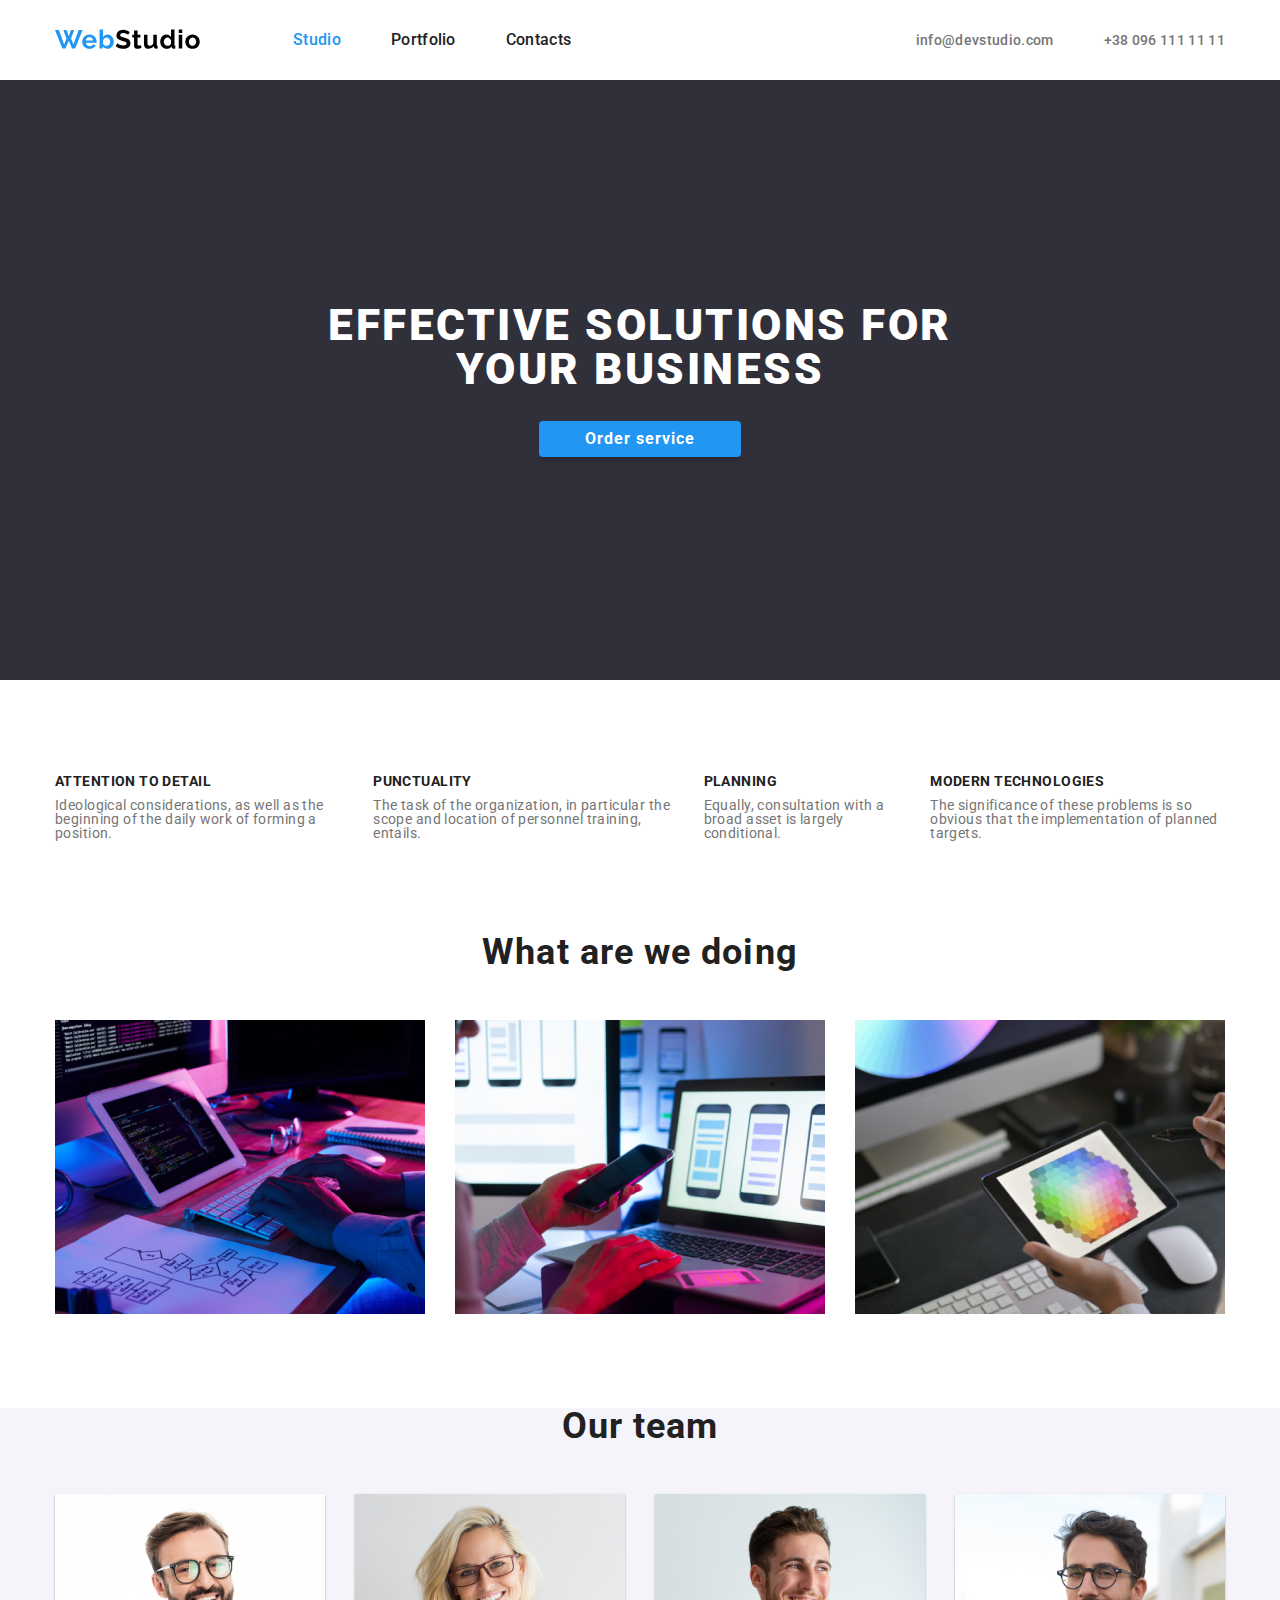
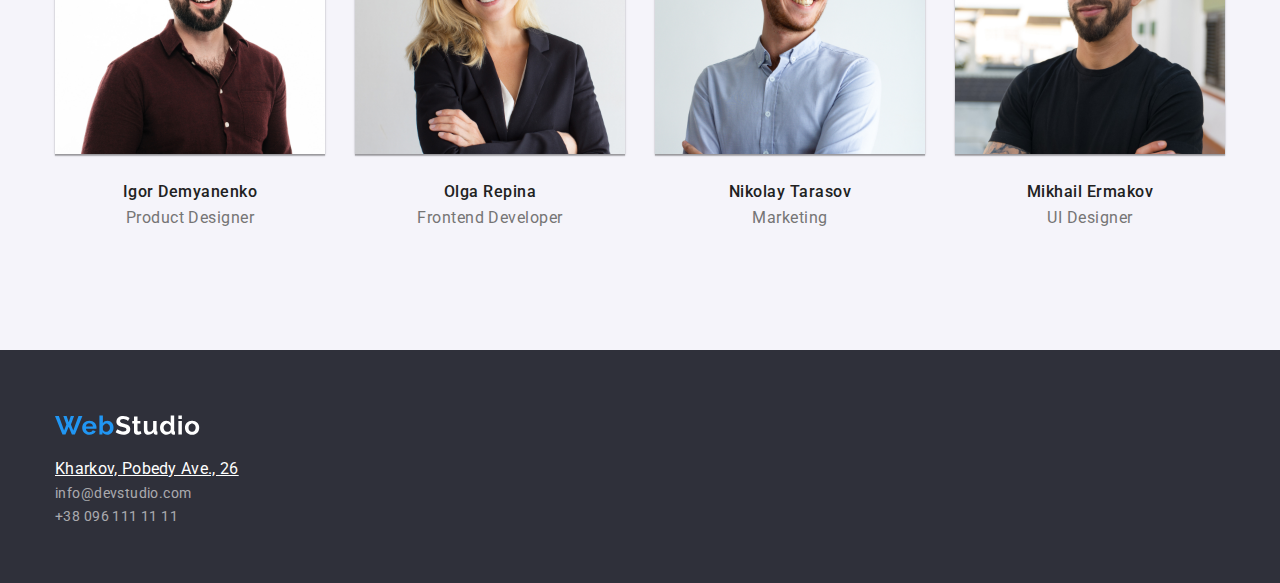
<file: index.html>
<!DOCTYPE html>
<html lang="en">
<head>
    <meta charset="UTF-8">
    <meta name="viewport" content="width=device-width, initial-scale=1.0">
    <link rel="preconnect" href="https://fonts.googleapis.com">
    <link rel="preconnect" href="https://fonts.gstatic.com" crossorigin>
    <link href="https://fonts.googleapis.com/css2?family=Roboto:ital,wght@0,100;0,300;0,400;0,500;0,700;0,900;1,100;1,300&display=swap" rel="stylesheet">
    <title>Web Studio</title>
    <link rel="stylesheet" href="css/style.css">
</head>
<body>
    <header class = "header">
        <div class="container header-container">
            <a class="header-logo" href="index.html">
                <img src="images/Logo.svg" alt="WebStudio" width="145px"; height="31px">
            </a>
                <ul class = "header-menu">
                    <li class = "header-menu-item">
                        <a class="active" href="#">Studio</a>
                    </li>
                    <li class = "header-menu-item">
                        <a href="Portfolio.html">Portfolio</a>
                    </li>
                    <li class = "header-menu-item">
                        <a href="#">Contacts</a>
                    </li>
                </ul>
                <ul class="header-list">
                    <li class="header-list-item">
                        <a href="mailto:info@devstudio.com">info@devstudio.com</a>
                    </li>
                    <li class="header-list-item">
                        <a href="tel:+380961111111">+38 096 111 11 11</a>
                    </li>
                </ul>
            
        </div>
    </header>
    <main>
        <section class="hero">
            <div class="container">
                <div class="hero-box">
                    <h1 class="capture">Effective solutions for your business </h1>
                    <div class="button">
                        <button class="btn">Order service</button>
                    </div>
                </div>
            </section>
        <section class="details">
            <div class="cards">
                <div class="card">
                    <div class="card-title">Attention to detail</div>
                    <div class="card-desc">Ideological considerations, as well as the beginning of the daily work of forming a position.</div>
                </div>
                <div class="card">
                <div class="card-title">Punctuality</div>
                <div class="card-desc">The task of the organization, in particular the scope and location of personnel training, entails.</div>
                </div>
                <div class="card">
                <div class="card-title">Planning</div>
                <div class="card-desc">Equally, consultation with a broad asset is largely conditional.</div>
                </div>
                <div class="card">
                <div class="card-title">Modern technologies</div>
                <div class="card-desc">The significance of these problems is so obvious that the implementation of planned targets.</div>
                </div>
                </div>
            
                </div>
        </section>
        <section class = "work">
            <div class="container">
                <h2 class="work-title subtitle">What are we doing</h2>
                <div class="work-cards">
                    <div class="work-card">
                        <img src="images/img1.jpg" alt="Work-content" width="370px" height="294px">
                    </div>
                    <div class="work-card">
                        <img src="images/box 2.jpg" alt="Work-content" width="370px" height="294px">
                    </div>
                <div class="work-card">
                <img src="images/box 3.jpg" alt="Work-content" width="370px" height="294px">
                </div>
                </div>
            </div>
               
        </section>
        <section class="team">
            <div class="container">
                <h2 class="team-title subtitle">Our team</h2>
                <div class="team-cards">
                    <div class="team-card">
                        <img class="team-card-image" src="images/team1.jpg" alt="Team" width="270px" height="260px">
                        <h3 class="team-card-title">Igor Demyanenko</h3>
                        <p class="team-card-desc">Product Designer</p>
                    </div>
                    <div class="team-card">
                        <img class="team-card-image" src="images/team2.jpg" alt="Team" width="270px" height="260px">
                        <h3 class="team-card-title">Olga Repina</h3>
                        <p class="team-card-desc">Frontend Developer</p>
                    </div>
                    <div class="team-card">
                        <img class="team-card-image" src="images/team3.jpg" alt="Team" width="270px" height="260px">
                        <h3 class="team-card-title">Nikolay Tarasov</h3>
                        <p class="team-card-desc">Marketing</p>
                    </div>
                    <div class="team-card">
                        <img class="team-card-image" src="images/team4.jpg" alt="Team" width="270px" height="260px">
                        <h3 class="team-card-title">Mikhail Ermakov</h3>
                        <p class="team-card-desc">UI Designer</p>
                    </div>
        
                    
                    </div>
                </div>
            </div>
        </section>
          <section class="footer">
            <div class="container">
                <a  class = "footer-logo" href="#">
                    <img src="images/footer.svg" alt="Footer" width="145px" height="31px">
                </a>
                <address class = "footer-address">
                    <a href="#">Kharkov, Pobedy Ave., 26</a>
                    <p>info@devstudio.com</p>
                    <p>+38 096 111 11 11</p>
                </address>
            </div>
          </section>
    </main>
  </body>
</html>
</file>
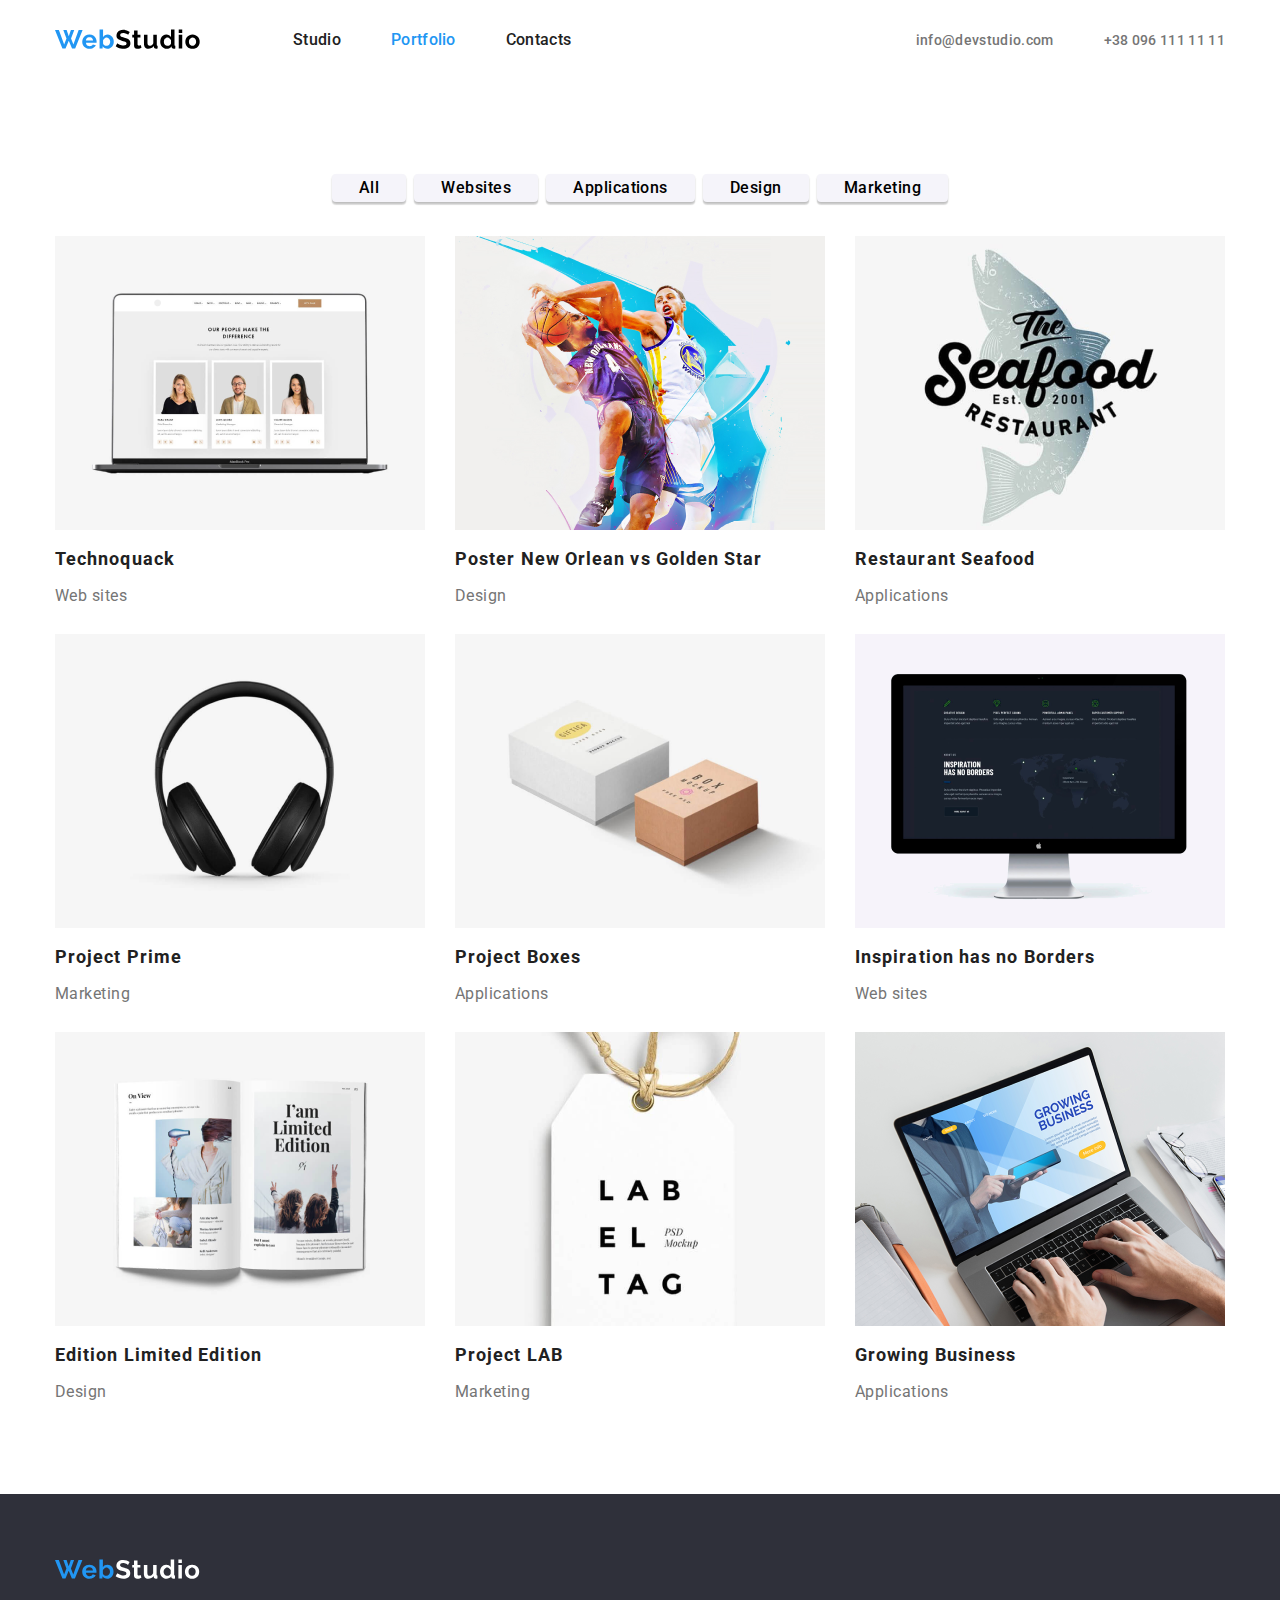
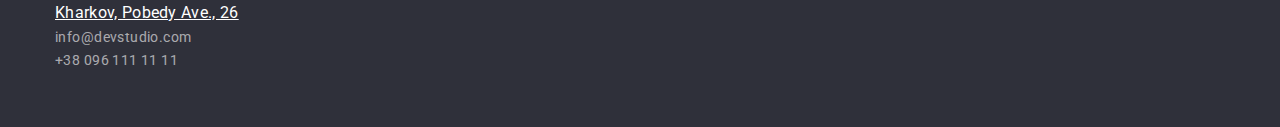
<file: Portfolio.html>
<!DOCTYPE html>
<html lang="en">
<head>
<meta charset="UTF-8">
    <meta name="viewport" content="width=device-width, initial-scale=1.0">
    <link rel="preconnect" href="https://fonts.googleapis.com">
    <link rel="preconnect" href="https://fonts.gstatic.com" crossorigin>
    <link href="https://fonts.googleapis.com/css2?family=Roboto:ital,wght@0,100;0,300;0,400;0,500;0,700;0,900;1,100;1,300&display=swap" rel="stylesheet">
    <title>Web Studio</title>
    <link rel="stylesheet" href="css/style.css">
</head>
<body>
    <header class = "header">
        <div class="container header-container">
            <a class="header-logo" href="#">
                <img src="images/Logo.svg" alt="WebStudio" width="145px"; height="31px">
            </a>
                <ul class = "header-menu">
                    <li class = "header-menu-item">
                        <a href="index.html">Studio</a>
                    </li>
                    <li class = "header-menu-item">
                        <a class="active" href="#">Portfolio</a>
                    </li>
                    <li class = "header-menu-item">
                        <a href="#">Contacts</a>
                    </li>
                </ul>
                <ul class="header-list">
                    <li class="header-list-item">
                        <a href="mailto:info@devstudio.com">info@devstudio.com</a>
                    </li>
                    <li class="header-list-item">
                        <a href="tel:+380961111111">+38 096 111 11 11</a>
                    </li>
                </ul>
            
        </div>
    </header>
<body>
    <section class="main-content">
        <div class="container">
        <div class="portfolio-menu">
            <button class="portfolio-btn active">All</button>
            <button class="portfolio-btn">Websites</button>
            <button class="portfolio-btn">Applications</button>
            <button class="portfolio-btn">Design</button>
            <button class="portfolio-btn">Marketing</button>
        </div>  
        <div class="portfolio-cards">
            <div class="portfolio-card">
                <img class="portfolio-img" src="images/Portfolio1.png" alt="Technoquack" width="370px" height="294px">
                <h2 class="pcard-title">Technoquack</h2>
                <p class="pcard-desc">Web sites</p>
            </div>
            <div class="portfolio-card">
                <img class="portfolio-img" src="images/Portfolio2.png" alt="Poster" width="370px" height="294px">
                <h2 class="pcard-title">Poster New Orlean vs Golden Star</h2>
                <p class="pcard-desc">Design</p>
            </div>
            <div class="portfolio-card">
                <img class="portfolio-img" src="images/Portfolio3.png" alt="Restaurant Seafood" width="370px" height="294px">
                <h2 class="pcard-title">Restaurant Seafood</h2>
                <p class="pcard-desc">Applications</p>
            </div>
            <div class="portfolio-card">
                <img class="portfolio-img" src="images/Portfolio4.png" alt="Project Prime" width="370px" height="294px">
                <h2 class="pcard-title">Project Prime</h2>
                <p class="pcard-desc">Marketing</p>
            </div>
            <div class="portfolio-card">
                <img class="portfolio-img" src="images/Portfolio5.png" alt="Project Boxes" width="370px" height="294px">
                <h2 class="pcard-title">Project Boxes</h2>
                <p class="pcard-desc">Applications</p>
            </div>
            <div class="portfolio-card">
                <img class="portfolio-img" src="images/Portfolio6.png" alt="Inspiration has no Borders" width="370px" height="294px">
                <h2 class="pcard-title">Inspiration has no Borders</h2>
                <p class="pcard-desc">Web sites</p>
            </div>
            <div class="portfolio-card">
                <img class="portfolio-img" src="images/Portfolio7.png" alt="Edition Limited Edition" width="370px" height="294px">
                <h2 class="pcard-title">Edition Limited Edition</h2>
                <p class="pcard-desc">Design</p>
            </div>
            <div class="portfolio-card">
                <img  class="portfolio-img"src="images/Portfolio8.png" alt="Project LAB" width="370px" height="294px">
                <h2 class="pcard-title">Project LAB</h2>
                <p class="pcard-desc">Marketing</p>
            </div>
            <div class="portfolio-card">
                <img class="portfolio-img" class="portfolio-img" src="images/Portfolio9.png" alt="Growing Business" width="370px" height="294px">
                <h2 class="pcard-title">Growing Business</h2>
                <p class="pcard-desc">Applications</p>
            </div>
            </div>          
        </div>
    </section>
    <section class="footer portfolio-foot">
        <div class="container">
            <a  class = "footer-logo" href="#">
                <img src="images/footer.svg" alt="Footer" width="145px" height="31px">
            </a>
            <address class = "footer-address">
                <a href="#">Kharkov, Pobedy Ave., 26</a>
                <p>info@devstudio.com</p>
                <p>+38 096 111 11 11</p>
            </address>
        </div>
      </section>
    
</body>
</html>
</file>
<file: css/style.css>
* {
	box-sizing: border-box;
}

html, body, div, span, applet, object, iframe,
h1, h2, h3, h4, h5, h6, p, blockquote, pre,
a, abbr, acronym, address, big, cite, code,
del, dfn, em, img, ins, kbd, q, s, samp,
small, strike, strong, sub, sup, tt, var,
b, u, i, center,
dl, dt, dd, ol, ul, li,
fieldset, form, label, legend,
table, caption, tbody, tfoot, thead, tr, th, td,
article, aside, canvas, details, embed, 
figure, figcaption, footer, header, hgroup, 
menu, nav, output, ruby, section, summary,
time, mark, audio, video, button {
	margin: 0;
	padding: 0;
	border: 0;
	font-size: 100%;
	font: inherit;
	vertical-align: top;
}
article, aside, details, figcaption, figure, 
footer, header, hgroup, menu, nav, section {
	display: block;
}
body {
	line-height: 1;
}
ol, ul {
	list-style: none;
}
blockquote, q {
	quotes: none;
}
blockquote:before, blockquote:after,
q:before, q:after {
	content: '';
	content: none;
}
table {
	border-collapse: collapse;
	border-spacing: 0;
}

body {
    font-family: "Roboto",sans-serif;
    color: #212121;
    text-decoration: none;
    letter-spacing: 0.32px;
}

.container {
    max-width: 1200px;
    margin: 0 auto;
    padding: 0 15px;
}

/* HEADER */
.header {
    border-bottom: 1 px solid #ECECEC;
    font-size: 14px;
    font-weight: 500;
}
.header-logo {
    padding: 24px 0 25px;
    margin-right: 93px;
}

.header-container{
    display: flex;
    align-items: center;
    
}
.header-menu {
    display: flex;
    gap: 50px;
    margin-right: auto;
    font-size: 16px;
}

.header-menu-item a {
    color: #212121;    
    text-decoration: none;
} 

.header-menu-item a:hover {
    color: #13446d;
}

.header-menu-item a.active {
    color: #2196F3;
}
.header-list {
    display: flex;
    gap: 50px
}
.header-list-item a {
    color: #757575;
    text-decoration: none;
}
.header-list-item a:hover {
    color: #2196F3
}
/* HERO*/
.hero {
    min-height: 600px;
    background-color: #2F303A;
    color:#FFFFFF;
    display: flex;
    align-items: center;
}

.hero .container {
    width: 100%;
}
.hero-box{
    max-width: 696px;
    text-align: center;
    margin: 0 auto;
}

.capture {
    font-size: 44px;
    letter-spacing: 2.5px;
    text-transform: uppercase;
    font-weight: 900;    
    margin-bottom: 30px;
}

.btn {
    padding: 10px 46px;
    background-color:#2196F3;
    border-radius: 4px;
    color:#fff;
    font-size: 16px;
    box-shadow: 0 4px 4px 0 rgba(0, 0, 0, 0.15);
    letter-spacing: 0.96px;
    font-weight: 700;
    cursor: pointer;
    }
/* DETAILS */
.details {
    padding: 94px 0;
}

.cards {
    display: flex;
    flex: 0 0 25%;
    gap:30px;
    max-width: 1170px;
    margin: 0 auto;
}

.card {
font-size: 14px;
letter-spacing: 0.03em;
}

.card-title {
    font-weight: 700;
    text-transform: uppercase;
    color: #212121;
    margin-bottom: 10px;
}

.card-desc {
font-weight: 400;
font-size: 14px;
color: #757575;
}
/* WORK */

.work {
    padding: 0 0 94px;
}

.subtitle {
    margin-bottom: 50px;
    font-weight: 700;
    font-size: 36px;
    letter-spacing: 0.03em;
    text-align: center;
    color: #212121;
}
.work-cards {
    display: flex;
    gap: 30px;
    }

.work-card {
    flex: 1 1 30%;
    height: 294px;
}

.work-card img {
    width: 100%;
    height: 100%;
    object-fit: cover;
}
/* TEAM */

.team {
    padding: 0 0 94px;
    background: #f5f4fa;
}
.team-title {
    margin-bottom: 50px;
}

.team-cards {
display: flex;
gap: 30px;
}

.team-card {
    flex: 1 1 20%;
    padding: 0 0 30px;
}

.team-card-image{
    width: 100%;
    height: 260px;
    object-fit: cover;
    box-shadow: 0 2px 1px 0 rgba(0, 0, 0, 0.2), 0 1px 1px 0 rgba(0, 0, 0, 0.14), 0 1px 3px 0 rgba(0, 0, 0, 0.12);
    background: #fff;
    margin-bottom: 30px;

}
.team-card-title {
font-weight: 500;
font-size: 16px;
letter-spacing: 0.03em;
text-align: center;
color: #212121;
margin: 0 0 10px;
}

.team-card-desc {
font-weight: 400;
font-size: 16px;
letter-spacing: 0.03em;
text-align: center;
color: #757575;
}
/* FOOTER */

.footer {
    padding: 60px 0;
    background: #2f303a;
  }

.footer-logo {
    display: inline-block;
    margin-bottom: 20px;
}

.footer-address{
    display: flex;
    flex-direction: column;
    align-items: flex-start;
    gap:9px
}

.footer-address a {
  color:#fff
}

.footer-address a:hover {
    color:#a395c9
  }

.footer-address p {
font-weight: 400;
font-size: 14px;
text-decoration: none;
letter-spacing: 0.03em;
color: rgba(255, 255, 255, 0.6);
}


/* PORTFOLIO */

.portfolio-menu{
    margin-top: 94px;
    display: flex;
    gap:8px;
    justify-content: center;
    margin-bottom: 34px;

}
.portfolio-btn {
    padding: 6px 27px;
    font-family: "Roboto" sans-serif;
    font-weight: 500;
    font-size: 16px;
    letter-spacing: 0.03em;
    text-align: center;
    color: #000000;
    border-radius: 4px;
    box-shadow: 0 2px 2px 0 rgba(0, 0, 0, 0.12), 0 1px 2px 0 rgba(0, 0, 0, 0.08), 0 3px 1px 0 rgba(0, 0, 0, 0.1);
    background:#F5F4FA;
    cursor: pointer;
    
}
    

.portfolio-btn:hover {
    background-color: #2196f3
}
.portfolio-cards{
    display: flex;
    gap:30px;
    flex-wrap: wrap;
}
.portfolio-card{
    flex: 1 1 30%;
}
.portfolio-img {
    width: 100%;
    height: 294px;
    object-fit: cover;
}

.pcard-title{
margin: 20px 0;
font-weight: 700;
font-size: 18px;
letter-spacing: 0.06em;
color: #212121;
}

.pcard-desc{
font-weight: 400;
font-size: 16px;
letter-spacing: 0.03em;
color: #757575;
}

.portfolio-foot {
    margin-top: 94px;
}
</file>
